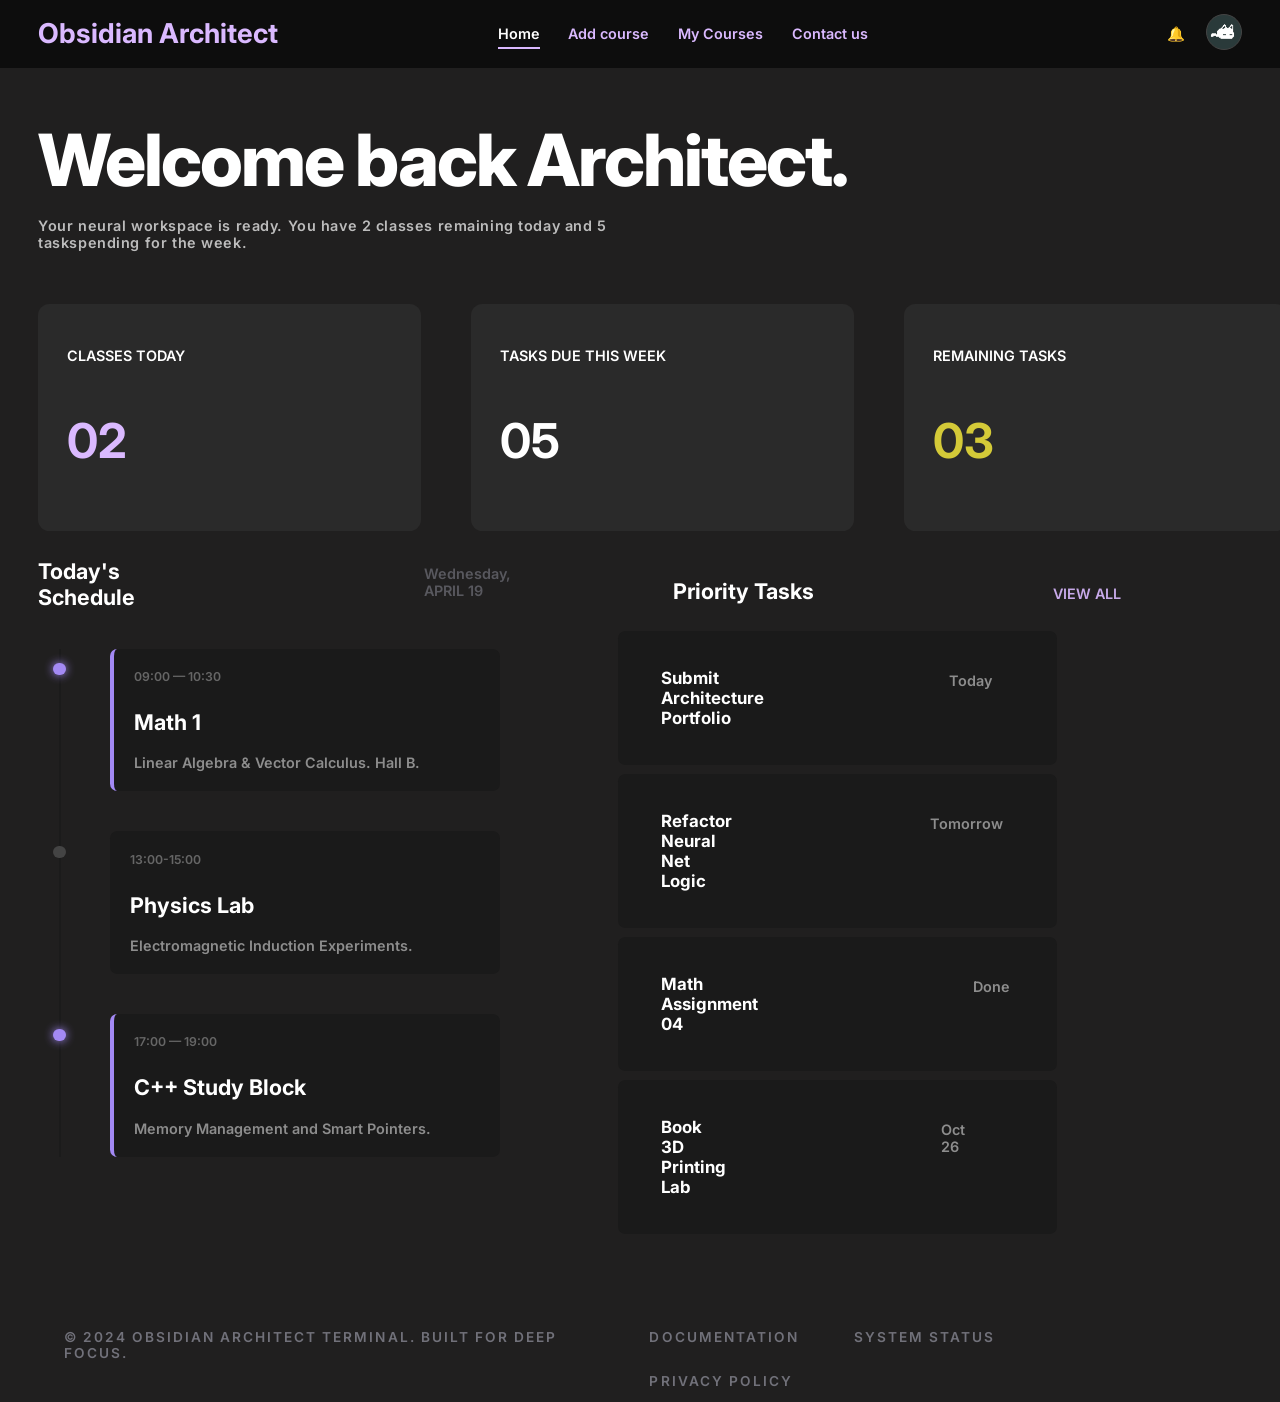
<file: Index.html>
<!DOCTYPE html>
<html lang="en">
    <head>
        <meta charset="UTF-8">
        <meta name="viewport" content="width=device-width, initial-scale=1.0">
        <title>Obsidian Architect| Home</title>
        <link rel="icon" type="image/png" href="photos/websitelogo.png">
        <link rel="stylesheet" href="style.css">
        <link rel="preconnect" href="https://fonts.googleapis.com">
        <link rel="preconnect" href="https://fonts.gstatic.com" crossorigin>
        <link href="https://fonts.googleapis.com/css2?family=Inter:ital,opsz,wght@0,14..32,100..900;1,14..32,100..900&display=swap" rel="stylesheet">
            
    
    </head>
    <body style="background-color: #201F1F;">

        <nav class="navbar">
            <div class="logo"><a href="Index.html">Obsidian Architect</a></div>
            
            <ul class="nav-links">

                <li class="active"><a href="Index.html">Home</a></li>
                <li><a href="Add course.html">Add course</a></li>
                <li><a href="Courses.html">My Courses</a></li>
                <li><a href="Contact us.html">Contact us</a></li>
            </ul>
            <div class="nav-icons">
                <span class="bell-icon">🔔</span>
                <div class="profile-pic">
                    <img src="photos/avatar.png" alt="Profile Picture">
                </div>
            </div>
        </nav>
        <div style="padding-left: 1%;">
        <h1 class="big-header">Welcome back Architect.</h1>
        <p class="small-header">Your neural workspace is ready. You have 2 classes remaining today and 5 <br> taskspending for the week.</p>
        </div>
        <div class="block-container" style="padding-left:3%;">
            <div class="sub-block"> 
            <p>CLASSES TODAY</p>
            <h1 style="font-size: 48px; width: 325px; color:#DAB9FF;">02</h1>
            </div>
            <div class="sub-block">    
             <p>TASKS DUE THIS WEEK</p>
            <h1 style="font-size: 48px; width: 325px;">05</h1>
            </div>
            <div class="sub-block">    
             <p>REMAINING TASKS</p>
             <h1 style="font-size: 48px; width: 325px; color: #D4CA38;">03</h1>
            </div>
        </div>
        <div  class="dashboard" style="padding-left: 3%; padding-right: 3%;">
           
            <section class="schedule-section" style="display: block; max-width: 1400px;">
                <div style="display: flex; padding-top: 2%;">
                    <h1 >Today's Schedule</h1> 
                    <p style="padding-top: 2%; padding-left: 60%; opacity: 0.7; color: #71717A;">Wednesday, APRIL 19</p>
            </div>
                <div class="timeline">
                    <div class="timeline-item">
                        <div class="dot active"></div>
                        <div class="card highlighted">
                        <span class="time">09:00 — 10:30</span>
                            <h1>Math 1</h1>
                            <p style="opacity: 0.5; margin-top: -6px ;">Linear Algebra & Vector Calculus. Hall B.</p>
                        </div>
                    </div>
                        
                    
                    
                    <div class="timeline-item">
                        <div class="dot"></div>
                        <div class="card">
                                <span class="time">13:00-15:00</span>
                                <h1>Physics Lab</h1>
                                <p style="opacity: 0.5; margin-top: -6px ;">Electromagnetic Induction Experiments.</p>
                        </div>
                    </div>
                
                    
                    <div class="timeline-item">
                        <div class="dot active"></div>
                        <div class="card highlighted">
                            <span class="time">17:00 — 19:00</span>
                            <h1>C++ Study Block</h1>
                            <p style="opacity: 0.5; margin-top: -6px ;">Memory Management and Smart Pointers.</p>
                        </div>
                    </div> 
                </div>
            </section>
            <section class="tasks" style="margin-right:10%;">
                <div class="tasks-header">
                    <h1>Priority Tasks</h1>
                    <span style="color: #DAB9FF; opacity: 0.9; padding-top: 38px; padding-left:0%; cursor: pointer;">VIEW ALL</span>
                </div>
                <div class="task-list">
                    <div class="smallcard">
                        <h3>Submit Architecture Portfolio</h3>
                        <p style="opacity: 0.5;  padding-left: 55%; padding-top: 2%;">Today</p>
                    </div>  
                    
                    <div class="smallcard">
                        <h3>Refactor Neural Net Logic</h3>
                        <p style="opacity: 0.5; padding-left: 59%;padding-top: 2%;">Tomorrow</p>
                    </div>  
                    <div class="smallcard">
                        <h3>Math Assignment 04</h3>
                        <p style="opacity: 0.5; padding-left: 64% ;padding-top: 2%;">Done</p>
                    </div>
                    <div class="smallcard">
                        <h3>Book 3D Printing Lab</h3>
                        <p style="opacity: 0.5; padding-left: 64%; padding-top: 2%;">Oct 26</p>
                    </div>
                </div>
            </section>
        </div> 
        
 
<footer>
  <div class="footer-content">
    <p class="copyright">© 2024 OBSIDIAN ARCHITECT TERMINAL. BUILT FOR DEEP FOCUS.</p>

    <div class="footer-links">
      <p>DOCUMENTATION</p>
      <p>SYSTEM STATUS</p>
      <p>PRIVACY POLICY</p>
    </div>
  </div>
</footer>
        
    </body>
</html>
</file>
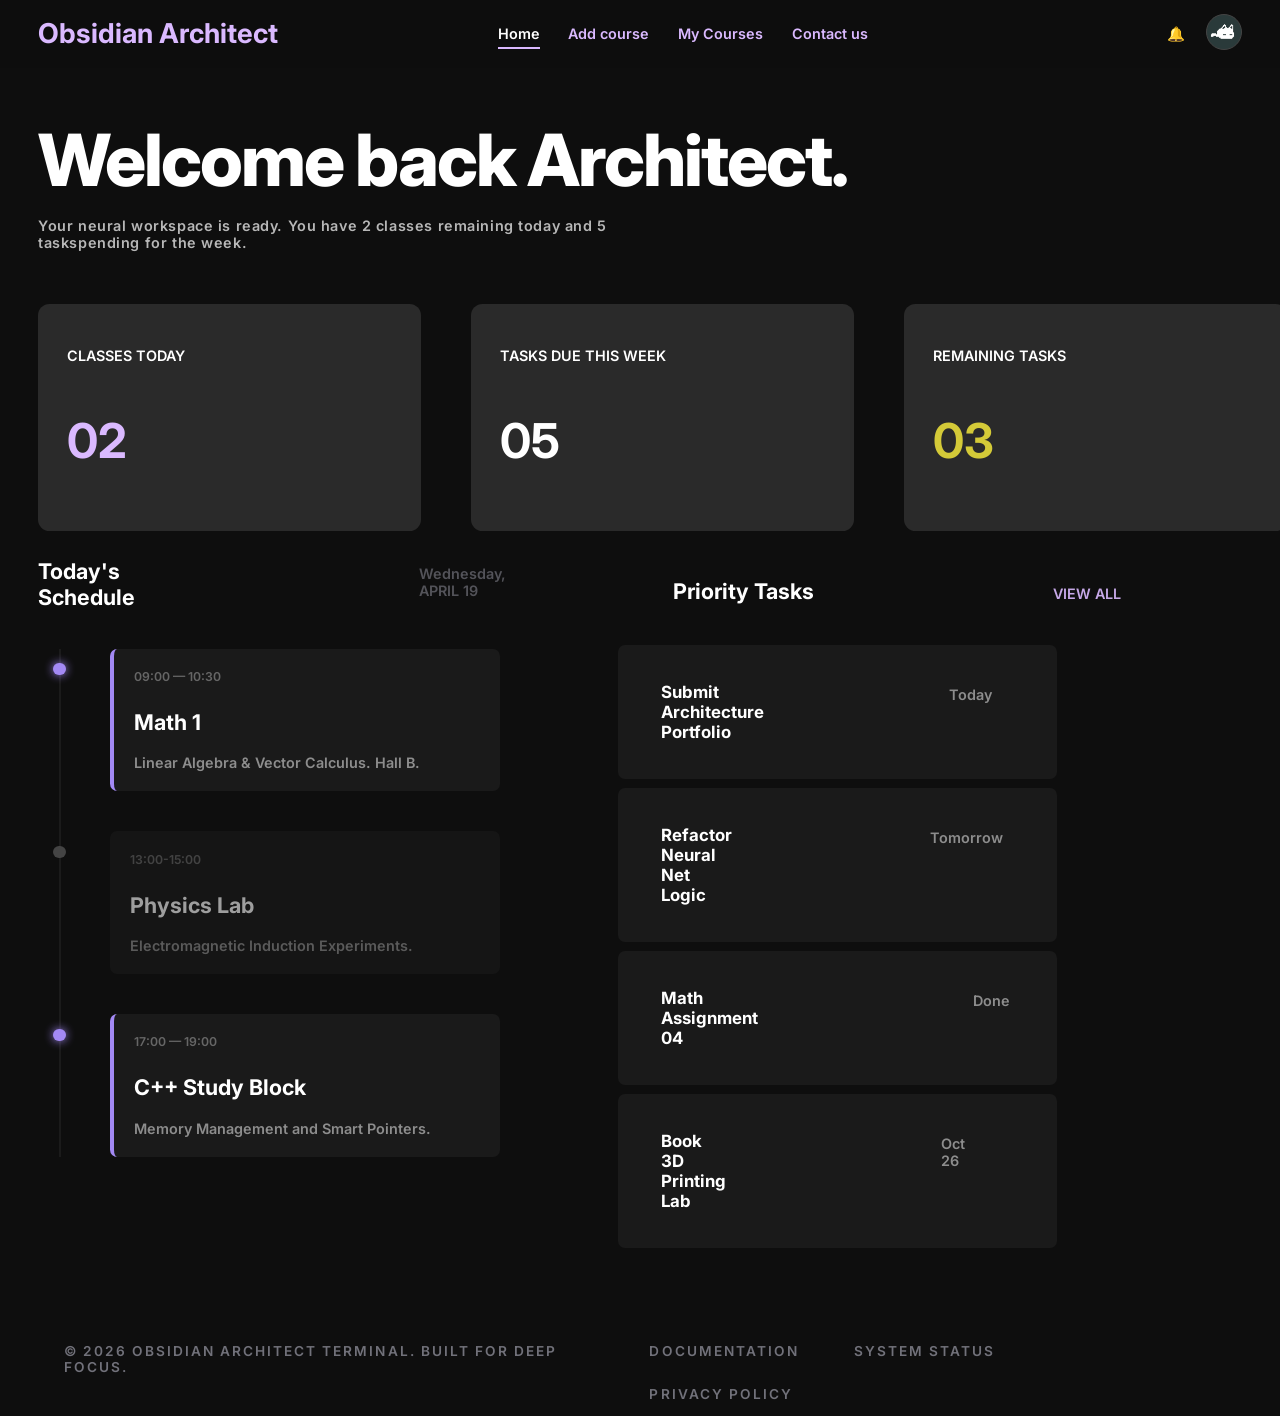
<file: index.html>
<!DOCTYPE html>
<html lang="en">
    <head>
        <meta charset="UTF-8">
        <meta name="viewport" content="width=device-width, initial-scale=1.0">
        <title>Obsidian Architect| Home</title>
        <link rel="icon" type="image/png" href="photos/websitelogo.png">
        <link rel="stylesheet" href="style.css">
        <link rel="preconnect" href="https://fonts.googleapis.com">
        <link rel="preconnect" href="https://fonts.gstatic.com" crossorigin>
        <link href="https://fonts.googleapis.com/css2?family=Inter:ital,opsz,wght@0,14..32,100..900;1,14..32,100..900&display=swap" rel="stylesheet">
            
    
    </head>
    <body>
        <nav class="navbar">
            <div class="logo"><a href="index.html">Obsidian Architect</a></div>
            
            <ul class="nav-links">

                <li class="active"><a href="index.html">Home</a></li>
                <li><a href="add course.html">Add course</a></li>
                <li><a href="courses.html">My Courses</a></li>
                <li><a href="contact us.html">Contact us</a></li>
            </ul>
            <div class="nav-icons">
                <span class="bell-icon">🔔</span>
                <div class="profile-pic">
                    <img src="photos/avatar.png" alt="Profile Picture">
                </div>
            </div>
        </nav>


        <div style="padding-left: 1%;">
        <h1 class="big-header">Welcome back Architect.</h1>
        <p class="small-header">Your neural workspace is ready. You have 2 classes remaining today and 5 <br> taskspending for the week.</p>
        </div>


        <div class="block-container" style="padding-left:3%;">
            <div class="sub-block"> 
            <p>CLASSES TODAY</p>
            <h1 style="font-size: 48px; width: 325px; color:#DAB9FF;">02</h1>
            </div>
            <div class="sub-block">    
             <p>TASKS DUE THIS WEEK</p>
            <h1 style="font-size: 48px; width: 325px;">05</h1>
            </div>
            <div class="sub-block">    
             <p>REMAINING TASKS</p>
             <h1 style="font-size: 48px; width: 325px; color: #D4CA38;">03</h1>
            </div>
        </div>

        
        <div  class="dashboard" style="padding-left: 3%; padding-right: 3%;">
           
            <section class="schedule-section" style="display: block; ">
                <div style="display: flex; padding-top: 2%;">
                    <h1 >Today's Schedule</h1> 
                    <p style="padding-top: 2%; margin-left: 59%; opacity: 0.7; color: #71717A;">Wednesday, APRIL 19</p>
            </div>
                <div class="timeline">
                    <div class="timeline-item" >
                        <div class="dot active"></div>
                        <div class="card highlighted">
                        <span class="time">09:00 — 10:30</span>
                            <h1>Math 1</h1>
                            <p style="opacity: 0.5; margin-top: -6px ;">Linear Algebra & Vector Calculus. Hall B.</p>
                        </div>
                    </div>
                        
                    
                    
                    <div class="timeline-item">
                        <div class="dot"></div>
                        <div class="card"style="opacity:0.6;">
                                <span class="time">13:00-15:00</span>
                                <h1>Physics Lab</h1>
                                <p style="opacity: 0.5; margin-top: -6px ;">Electromagnetic Induction Experiments.</p>
                        </div>
                    </div>
                
                    
                    <div class="timeline-item">
                        <div class="dot active"></div>
                        <div class="card highlighted">
                            <span class="time">17:00 — 19:00</span>
                            <h1>C++ Study Block</h1>
                            <p style="opacity: 0.5; margin-top: -6px ;">Memory Management and Smart Pointers.</p>
                        </div>
                    </div> 
                </div>
            </section>
            <section class="tasks" style="margin-right:10%;">
                <div class="tasks-header">
                    <h1>Priority Tasks</h1>
                    <span style="color: #DAB9FF; opacity: 0.9; padding-top: 38px; padding-left:0%; cursor: pointer;">VIEW ALL</span>
                </div>
                <div class="task-list" style="padding-top: 3%;">
                    <div class="smallcard">
                        <h3>Submit Architecture Portfolio</h3>
                        <p style="opacity: 0.5;  padding-left: 55%; padding-top: 2%;">Today</p>
                    </div>  
                    
                    <div class="smallcard">
                        <h3>Refactor Neural Net Logic</h3>
                        <p style="opacity: 0.5; padding-left: 59%;padding-top: 2%;">Tomorrow</p>
                    </div>  
                    <div class="smallcard">
                        <h3>Math Assignment 04</h3>
                        <p style="opacity: 0.5; padding-left: 64% ;padding-top: 2%;">Done</p>
                    </div>
                    <div class="smallcard">
                        <h3>Book 3D Printing Lab</h3>
                        <p style="opacity: 0.5; padding-left: 64%; padding-top: 2%;">Oct 26</p>
                    </div>
                </div>
            </section>
        </div>


        <footer style="z-index: 10; position: relative; margin-top: 5%;">
            <div class="footer-content">
                <p class="copyright">© 2026 OBSIDIAN ARCHITECT TERMINAL. BUILT FOR DEEP FOCUS.</p>

                <div class="footer-links">
                    <p>DOCUMENTATION</p>
                    <p>SYSTEM STATUS</p>
                    <p>PRIVACY POLICY</p>
                </div>
            </div>
        </footer>
        
    </body>
</html>
</file>
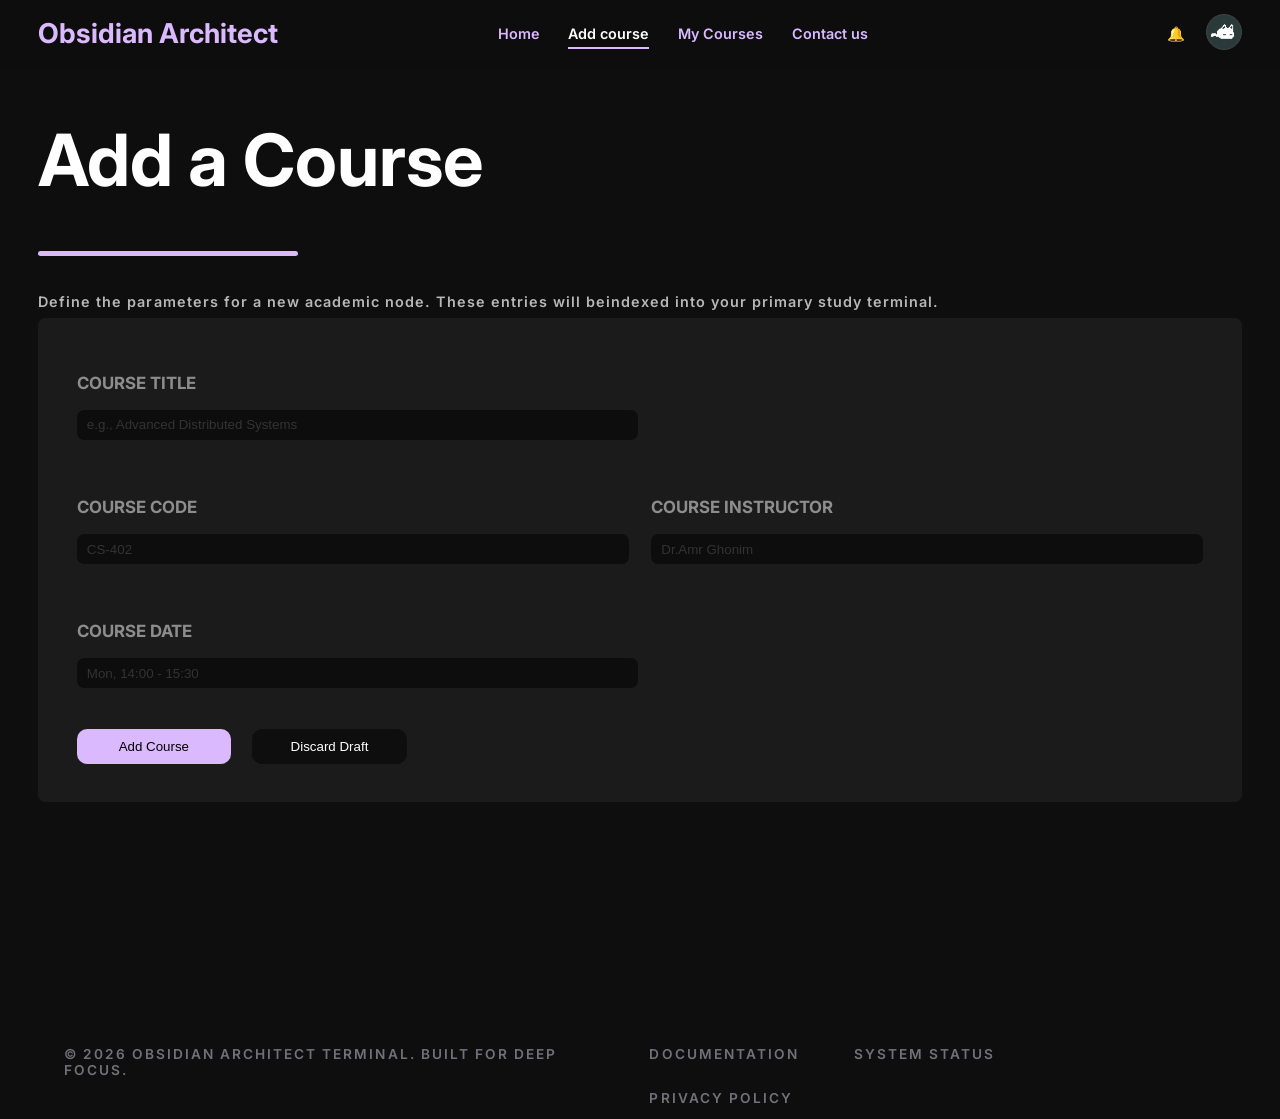
<file: add course.html>
<!DOCTYPE html>
<html lang="en">
    <head>
    <meta charset="UTF-8">
    <meta name="viewport" content="width=device-width, initial-scale=1.0">
    <title>Obsidian Architect| Add Courses</title>
    <link rel="icon" type="image/png" href="photos/websitelogo.png">
    <link rel="stylesheet" href="style.css">
    <link rel="preconnect" href="https://fonts.googleapis.com">
    <link rel="preconnect" href="https://fonts.gstatic.com" crossorigin>
    <link href="https://fonts.googleapis.com/css2?family=Inter:ital,opsz,wght@0,14..32,100..900;1,14..32,100..900&display=swap" rel="stylesheet">
     
    </head>
    <body>


        <nav class="navbar">
            <div class="logo"><a href="index.html">Obsidian Architect</a></div>
            
            <ul class="nav-links">

                <li ><a href="index.html">Home</a></li>
                <li class="active"><a href="add course.html">Add course</a></li>
                <li><a href="courses.html">My Courses</a></li>
                <li><a href="contact us.html">Contact us</a></li>
            </ul>
            <div class="nav-icons">
                <span class="bell-icon">🔔</span>
                <div class="profile-pic">
                    <img src="photos/avatar.png" alt="Profile Picture">
                </div>
            </div>
        </nav>
        <div style="padding-left: 3%;">
        <h1 class="big-text">Add a Course</h1>
        <div class="small-line" style="margin-bottom: 3%;"></div>
        <label>Define the parameters for a new academic node. These entries will beindexed into your primary study terminal.</label>
        </div>
        <div class="form-container">
            <div>
                <h3>COURSE TITLE </h3>
                <input class="course-input" type="text" placeholder="e.g., Advanced Distributed Systems">

            </div>
            <div class="row">
                <div>
                <h3>COURSE CODE </h3>
                <input class="course-input" type="text" placeholder="CS-402" >
                </div>
                <div>
                <h3>COURSE INSTRUCTOR</h3>
                <input class="course-input" type="text" placeholder="Dr.Amr Ghonim">
                </div>
            </div>
            <div>
                <h3>COURSE DATE</h3>
                <input class="course-input" type="text" placeholder="Mon, 14:00 - 15:30">
            </div>
            <div class="btn-container">
                <button class="add-course-btn" >Add Course</button>
                <button class="discard-btn">Discard Draft</button>
            </div>
        </div>


        <footer style="z-index: 10; position: relative; margin-top: 18%;">
            <div class="footer-content">
                <p class="copyright">© 2026 OBSIDIAN ARCHITECT TERMINAL. BUILT FOR DEEP FOCUS.</p>

                <div class="footer-links">
                    <p>DOCUMENTATION</p>
                    <p>SYSTEM STATUS</p>
                    <p>PRIVACY POLICY</p>
                </div>
            </div>
        </footer>
    </body>
</html>
</file>
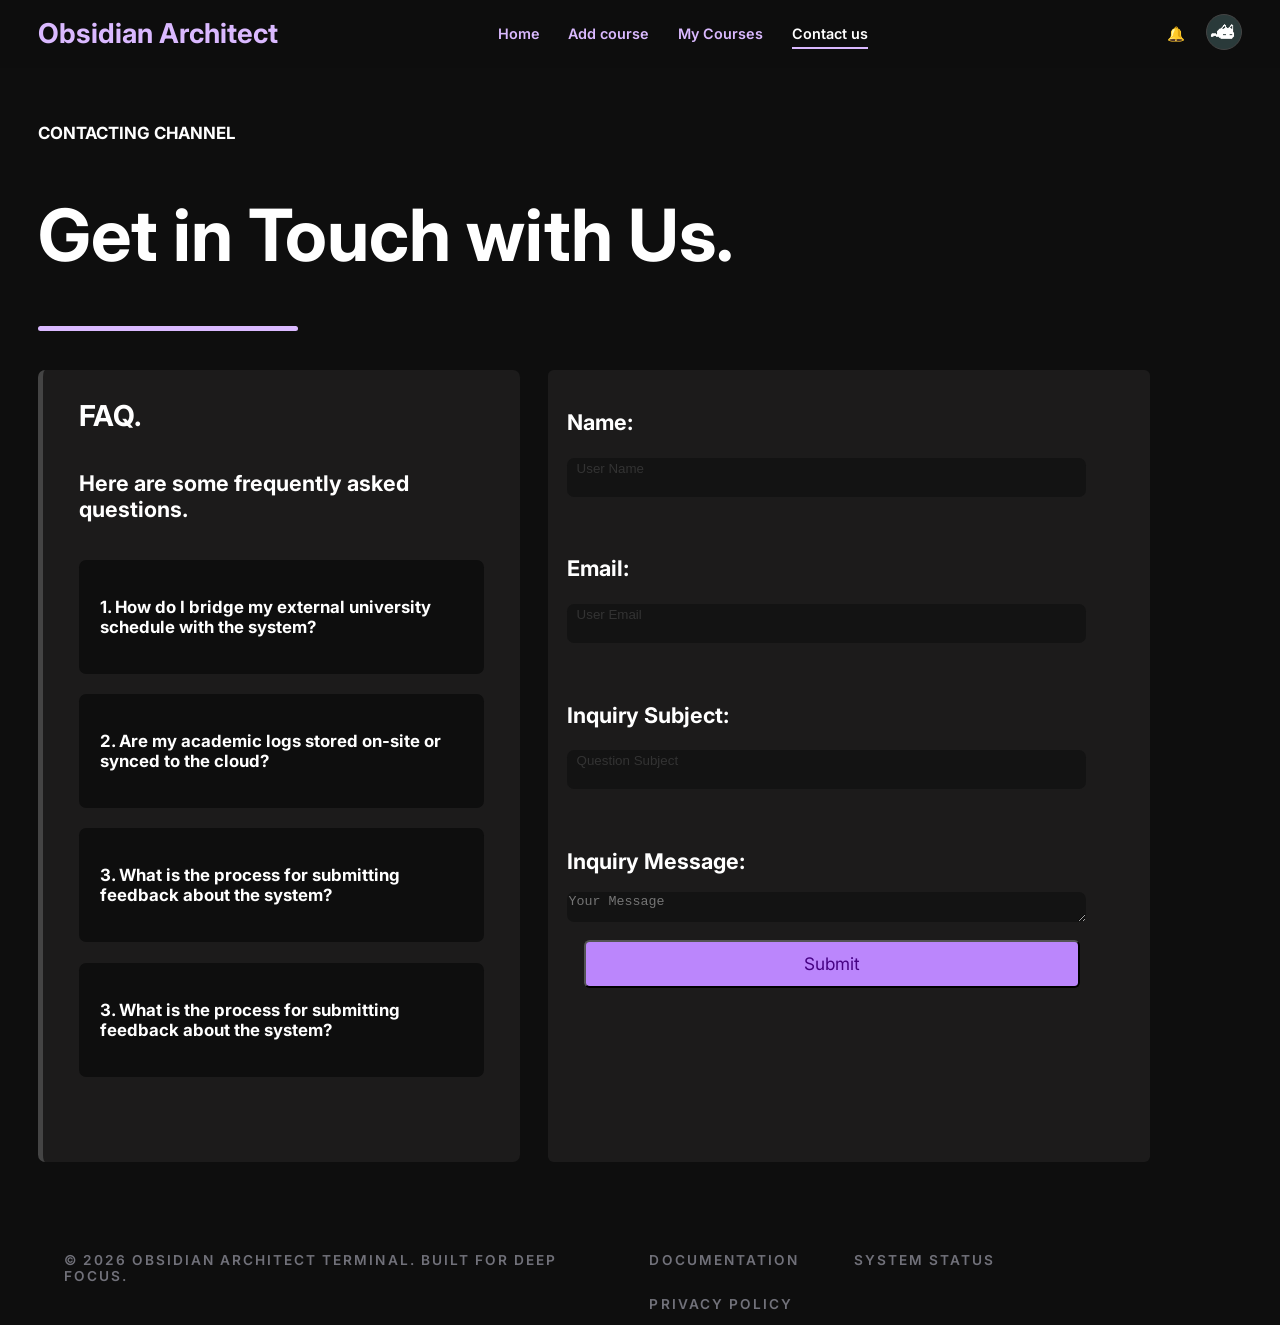
<file: contact us.html>
<!DOCTYPE html>
<html lang="en">
    <head>
    <meta charset="UTF-8">
    <meta name="viewport" content="width=device-width, initial-scale=1.0">
    <title>Obsidian Architect| Contact Us</title>
    <link rel="icon" type="image/png" href="photos/websitelogo.png">
    <link rel="stylesheet" href="style.css">
    <link rel="preconnect" href="https://fonts.googleapis.com">
    <link rel="preconnect" href="https://fonts.gstatic.com" crossorigin>
    <link href="https://fonts.googleapis.com/css2?family=Inter:ital,opsz,wght@0,14..32,100..900;1,14..32,100..900&display=swap" rel="stylesheet">
     </head>
    
    <body>
        <nav class="navbar">
            <div class="logo"><a href="index.html">Obsidian Architect</a></div>
            
            <ul class="nav-links">

                <li><a href="index.html">Home</a></li>
                <li><a href="add course.html">Add course</a></li>
                <li><a href="courses.html">My Courses</a></li>
                <li class="active"><a href="contact us.html">Contact us</a></li>
            </ul>
            <div class="nav-icons">
                <span class="bell-icon">🔔</span>
                <div class="profile-pic">
                    <img src="photos/avatar.png" alt="Profile Picture">
                </div>
            </div>
        </nav>

        <div style="padding: 3%;">
            <h3>CONTACTING CHANNEL</h3>
            <h1 class="big-text">Get in Touch with Us.</h1>
            <div class="small-line"></div>
        </div>
        

        <div class="contact-page">
            <div class="contact-card">
                <h1 style="margin-top: -2%;">FAQ.</h1>
                <div class="faq">
            
                    <h2>Here are some frequently asked questions.</h2>
                    <div class="faq-item">
                       <h3>1. How do I bridge my external university schedule with the system?</h3>
                    </div>
                    <div class="faq-item">
                        <h3>2. Are my academic logs stored on-site or synced to the cloud?</h3>
                    </div>
                    <div class="faq-item">
                         <h3>3. What is the process for submitting feedback about the system?</h3>
                    </div>
                    <div class="faq-item">
                         <h3>3. What is the process for submitting feedback about the system?</h3>
                    </div>
                </div>
            </div>

            <div class="contact-form">
                <div class="contact-inputs">
                    <h2>Name:</h2>
                    <input type="text" placeholder="User Name">
                    <h2>Email:</h2>
                    <input type="email" placeholder="User Email">
                    <h2>Inquiry Subject:</h2>
                    <input type="text" placeholder="Question Subject">
                    <h2>Inquiry Message:</h2>
                    <textarea placeholder="Your Message" style="max-height: 30px; max-width: 89%;"></textarea>
                    <button class="submit-btn">Submit</button>
                </div>
            </div>
        </div>

        
        <footer style="z-index: 10; position: relative; margin-top: 6%;">
            <div class="footer-content">
                <p class="copyright">© 2026 OBSIDIAN ARCHITECT TERMINAL. BUILT FOR DEEP FOCUS.</p>

                <div class="footer-links">
                    <p>DOCUMENTATION</p>
                    <p>SYSTEM STATUS</p>
                    <p>PRIVACY POLICY</p>
                </div>
            </div>
        </footer>
    </body>
</html>
</file>
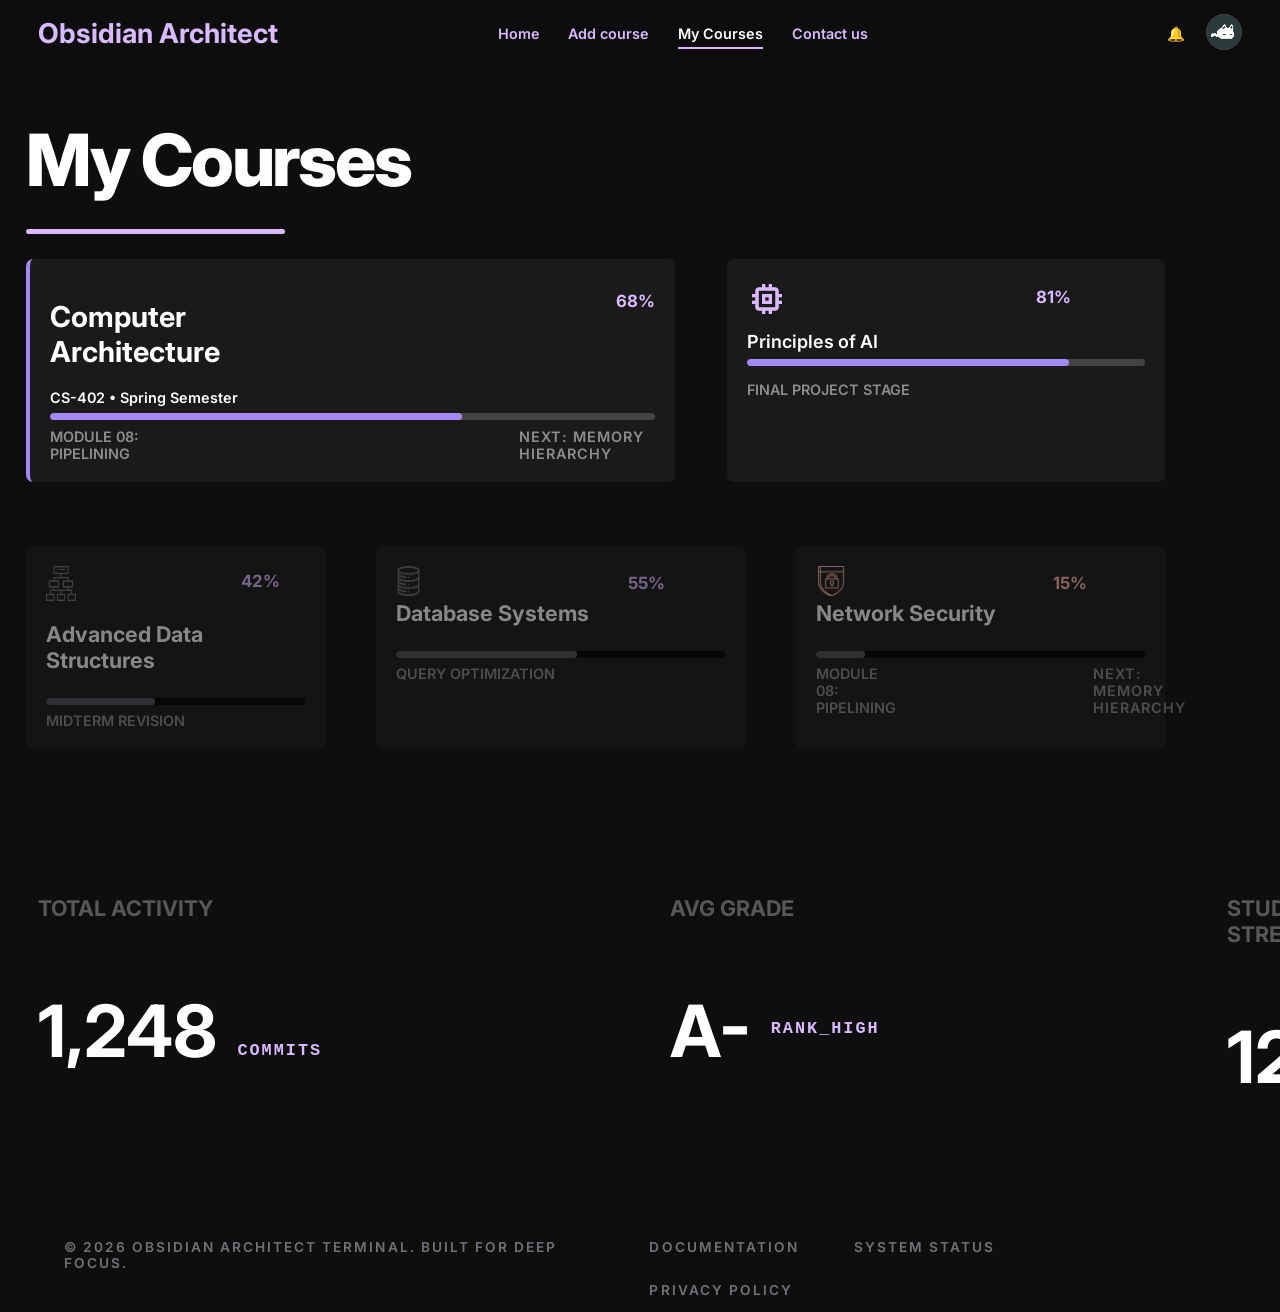
<file: courses.html>
<!DOCTYPE html>
<html lang="en">
    <head>
    <meta charset="UTF-8">
    <meta name="viewport" content="width=device-width, initial-scale=1.0">
    <title>Obsidian Architect| Courses</title>
    <link rel="icon" type="image/png" href="photos/websitelogo.png">
    <link rel="stylesheet" href="style.css">
    <link rel="preconnect" href="https://fonts.googleapis.com">
    <link rel="preconnect" href="https://fonts.gstatic.com" crossorigin>
    <link href="https://fonts.googleapis.com/css2?family=Inter:ital,opsz,wght@0,14..32,100..900;1,14..32,100..900&display=swap" rel="stylesheet">
    </head> 
    
    <body>

        <nav class="navbar">
            <div class="logo"><a href="index.html">Obsidian Architect</a></div>
            
            <ul class="nav-links">
                <li><a href="index.html">Home</a></li>
                <li><a href="add course.html">Add course</a></li>
                <li class="active"><a href="courses.html">My Courses</a></li>
                <li><a href="contact us.html">Contact us</a></li>
            </ul>
            <div class="nav-icons">
                <span class="bell-icon">🔔</span>
                <div class="profile-pic">
                    <img src="photos/avatar.png" alt="Profile Picture">
                </div>
            </div>
        </nav>

        <div>
            <h1 class="big-header">My Courses</h1>
            <div class="small-line" style="margin: 2%;"></div>
        </div>

        <div style="display: flex;">
            <div class="card highlighted" style="width: 90%;">
                <div style="display: flex;">
                    <h1 style="display: flex;">Computer Architecture</h1>
                    <h3 style="color:#DAB9FF; padding-left: 60%; padding-top: 2%;">68%</h3>
                </div>
                <p style="margin-top: -1%;">CS-402 • Spring Semester</p>
                <div style="display: flex;">  
                    <div class="bar"><div class="bar highlighted arch-progress"></div></div>
                </div>
                <div style="display: flex;opacity: .5;">
                    <p>MODULE 08: PIPELINING</p>
                    <p style="padding-left: 60%; letter-spacing: 1px;">NEXT: MEMORY HIERARCHY</p>
                </div>
            </div>
            <div class="card" style="width: 60%;margin-left: -5%;">
                    <div style="display: flex;">
                        <img src="photos/icon.png" style="width: 40px; height: 40px; margin-right: 10px;">
                        <h3 style="color:#DAB9FF; padding-left: 60%; padding-top: 2%; position: relative;">81%</h3>
                    </div>
                    <p style="margin-top: 1%; font-size: large;">Principles of AI</p>
                    <div style="display: flex;">  
                        <div class="bar"><div class="bar highlighted ai-progress"></div> </div>
                    </div>
                    <div style=" padding-top: 2%; display: flex;" >
                        <p style="opacity: .5;">FINAL PROJECT STAGE</p>
                    </div>
            </div>
        </div>

        <div style="display: flex; padding-top: 5%; opacity: 0.5;">
            <div class="card">
                <div style="display: flex;">
                    <img src="photos/serverlink.png" style="width: 30px; height: 35px; margin-right: 10px; margin-bottom: 15px; ">
                    <h3 style="color:#DAB9FF; padding-left: 60%; padding-top: 2%;">42%</h3>
                </div>
                <h2 style="margin-top: -1%;">Advanced Data Structures</h2>
                <div style="display: flex;">  
                    <div class="bar notactive"><div class="bar hidden data-progress"></div></div>
                </div>
                <div style="display: flex;opacity: .5;">
                    <p>MIDTERM REVISION</p>
                </div>
            </div>  
            <div class="card" style="width: 30%; margin-left: -5%;">
                <div style="display: flex;">
                    <img src="photos/database.png" style="width: 25px; height: 30px; margin-right: 10px;">
                    <h3 style="color:#DAB9FF; padding-left: 60%; padding-top: 2%;">55%</h3>
                </div>
                <h2 style="margin-top: -1%;">Database Systems</h2>
                <div style="display: flex;">  
                    <div class="bar notactive"><div class="bar hidden db-progress"></div></div>
                </div>
                <div style="display: flex;opacity: .5;">
                    <p>QUERY OPTIMIZATION</p>
                </div>
            </div>  
            <div class="card" style="width: 30%;margin-left: -5%; ">
                <div style="display: flex;">
                    <img src="photos/security.png" style="width: 30px; height: 30px; margin-right: 10px;">
                    <h3 style="color:#DAB9FF; padding-left: 60%; padding-top: 2%;color:#FFB4AB ;">15%</h3>
                </div>
                <h2 style="margin-top: -1%;">Network Security</h2>
                <div style="display: flex;">  
                    <div class="bar notactive"><div class="bar hidden security-progress"></div></div>
                </div>
                <div style="display: flex;opacity: .5;">
                    <p>MODULE 08: PIPELINING</p>
                    <p style="padding-left: 60%; letter-spacing: 1px;">NEXT: MEMORY HIERARCHY</p>
                </div>
            </div>
        </div>

        <div style="display: flex; margin-top: 10%; padding-left: 3%; margin-bottom: -10% ;">
            <div>
                <h2 style="opacity: .3;">TOTAL ACTIVITY</h2>
                <div style="display: flex;">
                    <h1 style="display: flex; padding-right: 20px;" class="big-text">1,248</h1>
                    <h3 style="color: #DAB9FF; padding-top: 30%; font-family: Liberation Mono; letter-spacing: 2px;">COMMITS</h3>
                </div>
            </div>
            <div style="margin-left: 28%;">
                <h2 style="opacity: .3;">AVG GRADE</h2>
                <div style="display: flex;">
                    <h1 style="display: flex; padding-right: 20px;" class="big-text">A-</h1>
                    <h3 style="color: #DAB9FF; padding-top: 30%; font-family: Liberation Mono; letter-spacing: 2px;">RANK_HIGH</h3>
                </div>
            </div>
            <div style="margin-left: 28%;">
                <h2 style="opacity: .3;">STUDY STREAK</h2>
                <div style="display: flex;">
                    <h1 style="display: flex; padding-right: 20px;" class="big-text">12</h1>
                    <h3 style="color: #DAB9FF; margin-top: 62%; font-family: Liberation Mono; letter-spacing: 2px;">DAYS</h3>
                </div>
            </div>
        </div>

        <footer style="z-index: 10; position: relative; margin-top: 16%;">
            <div class="footer-content">
                <p class="copyright">© 2026 OBSIDIAN ARCHITECT TERMINAL. BUILT FOR DEEP FOCUS.</p>
                <div class="footer-links">
                    <p>DOCUMENTATION</p>
                    <p>SYSTEM STATUS</p>
                    <p>PRIVACY POLICY</p>
                </div>
            </div>
        </footer>

    </body>
</html>
</file>
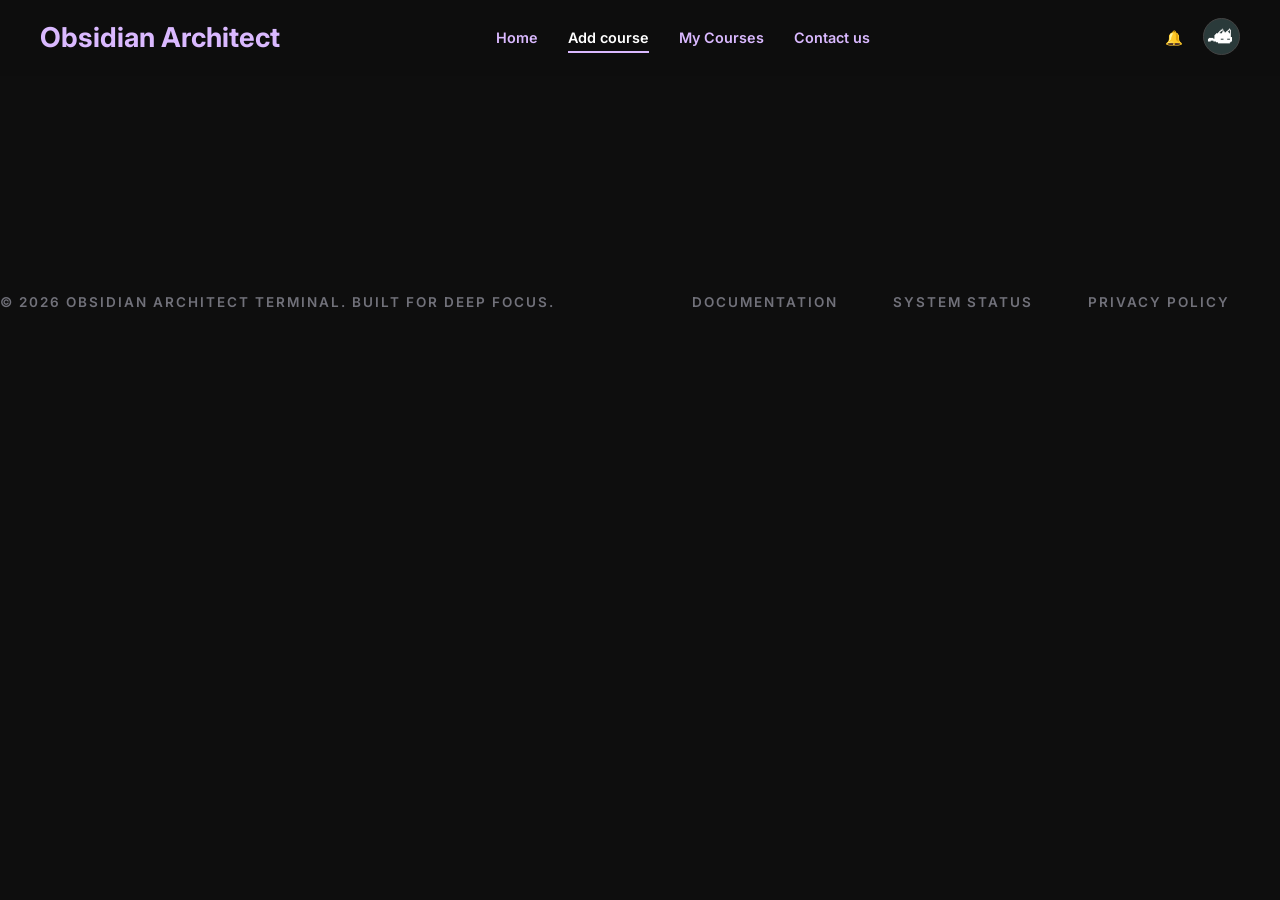
<file: photos/add course.html>
<!DOCTYPE html>
<html lang="en">
    <head>
    <meta charset="UTF-8">
    <meta name="viewport" content="width=device-width, initial-scale=1.0">
    <title>Obsidian Architect| Add Courses</title>
    <link rel="icon" type="image/png" href="photos/websitelogo.png">
    <link rel="stylesheet" href="style.css">
    <link rel="preconnect" href="https://fonts.googleapis.com">
    <link rel="preconnect" href="https://fonts.gstatic.com" crossorigin>
    <link href="https://fonts.googleapis.com/css2?family=Inter:ital,opsz,wght@0,14..32,100..900;1,14..32,100..900&display=swap" rel="stylesheet">
     
    </head>
    <body>
        <nav class="navbar">
            <div class="logo"><a href="index.html">Obsidian Architect</a></div>
            
            <ul class="nav-links">

                <li ><a href="index.html">Home</a></li>
                <li class="active"><a href="add course.html">Add course</a></li>
                <li><a href="courses.html">My Courses</a></li>
                <li><a href="contact us.html">Contact us</a></li>
            </ul>
            <div class="nav-icons">
                <span class="bell-icon">🔔</span>
                <div class="profile-pic">
                    <img src="photos/avatar.png" alt="Profile Picture">
                </div>
            </div>
        </nav>
        <footer style="z-index: 10; position: relative; margin-top: 16%;">
            <div class="footer-content">
                <p class="copyright">© 2026 OBSIDIAN ARCHITECT TERMINAL. BUILT FOR DEEP FOCUS.</p>

                <div class="footer-links">
                    <p>DOCUMENTATION</p>
                    <p>SYSTEM STATUS</p>
                    <p>PRIVACY POLICY</p>
                </div>
            </div>
        </footer>
    </body>
</html>
</file>
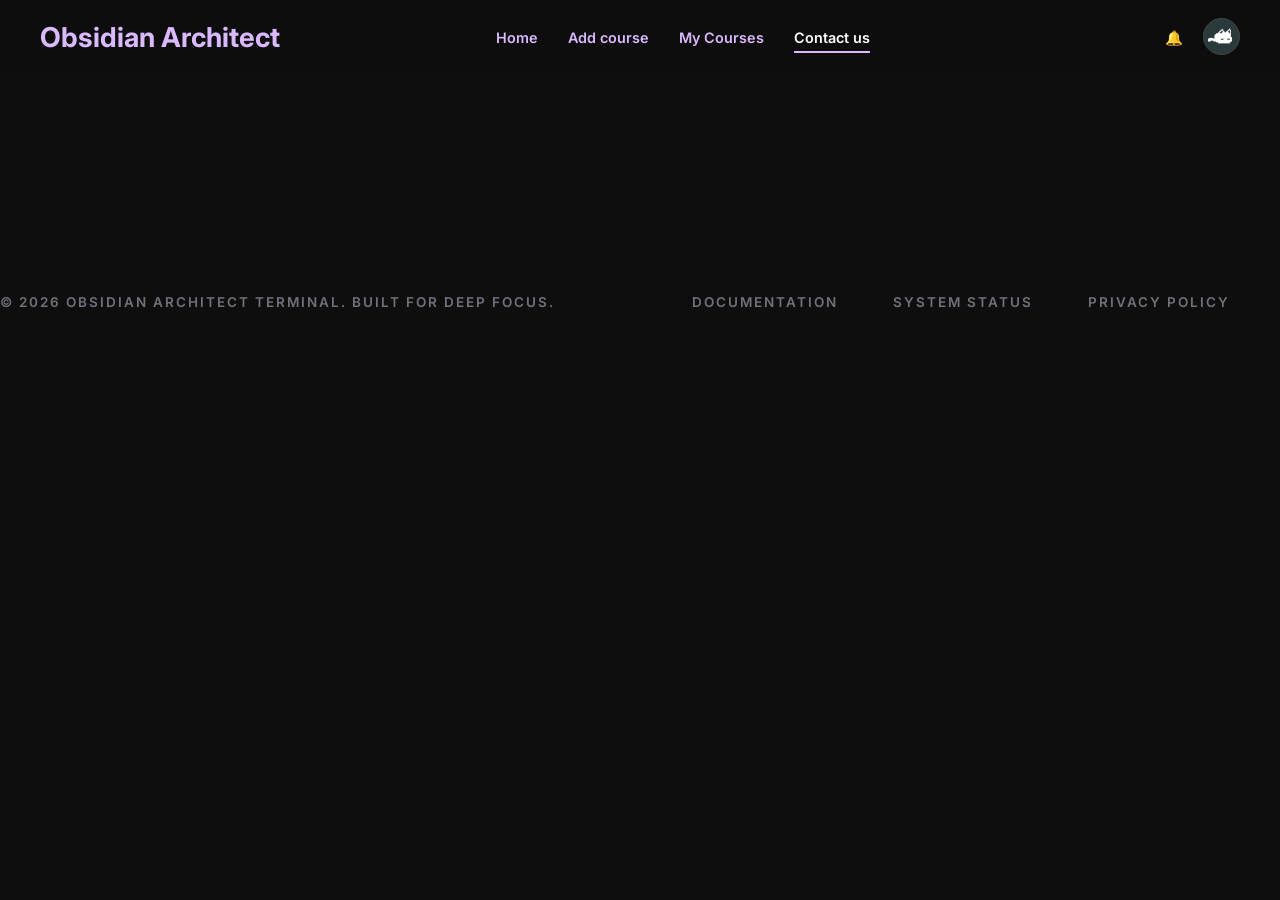
<file: photos/contact us.html>
<!DOCTYPE html>
<html lang="en">
    <head>
    <meta charset="UTF-8">
    <meta name="viewport" content="width=device-width, initial-scale=1.0">
    <title>Obsidian Architect| Contact Us</title>
    <link rel="icon" type="image/png" href="photos/websitelogo.png">
    <link rel="stylesheet" href="style.css">
    <link rel="preconnect" href="https://fonts.googleapis.com">
    <link rel="preconnect" href="https://fonts.gstatic.com" crossorigin>
    <link href="https://fonts.googleapis.com/css2?family=Inter:ital,opsz,wght@0,14..32,100..900;1,14..32,100..900&display=swap" rel="stylesheet">
     </head>
    
    <body>
        <nav class="navbar">
            <div class="logo"><a href="index.html">Obsidian Architect</a></div>
            
            <ul class="nav-links">

                <li><a href="index.html">Home</a></li>
                <li><a href="add course.html">Add course</a></li>
                <li><a href="courses.html">My Courses</a></li>
                <li class="active"><a href="contact us.html">Contact us</a></li>
            </ul>
            <div class="nav-icons">
                <span class="bell-icon">🔔</span>
                <div class="profile-pic">
                    <img src="photos/avatar.png" alt="Profile Picture">
                </div>
            </div>
        </nav>
        <footer style="z-index: 10; position: relative; margin-top: 16%;">
            <div class="footer-content">
                <p class="copyright">© 2026 OBSIDIAN ARCHITECT TERMINAL. BUILT FOR DEEP FOCUS.</p>

                <div class="footer-links">
                    <p>DOCUMENTATION</p>
                    <p>SYSTEM STATUS</p>
                    <p>PRIVACY POLICY</p>
                </div>
            </div>
        </footer>
    </body>
</html>
</file>
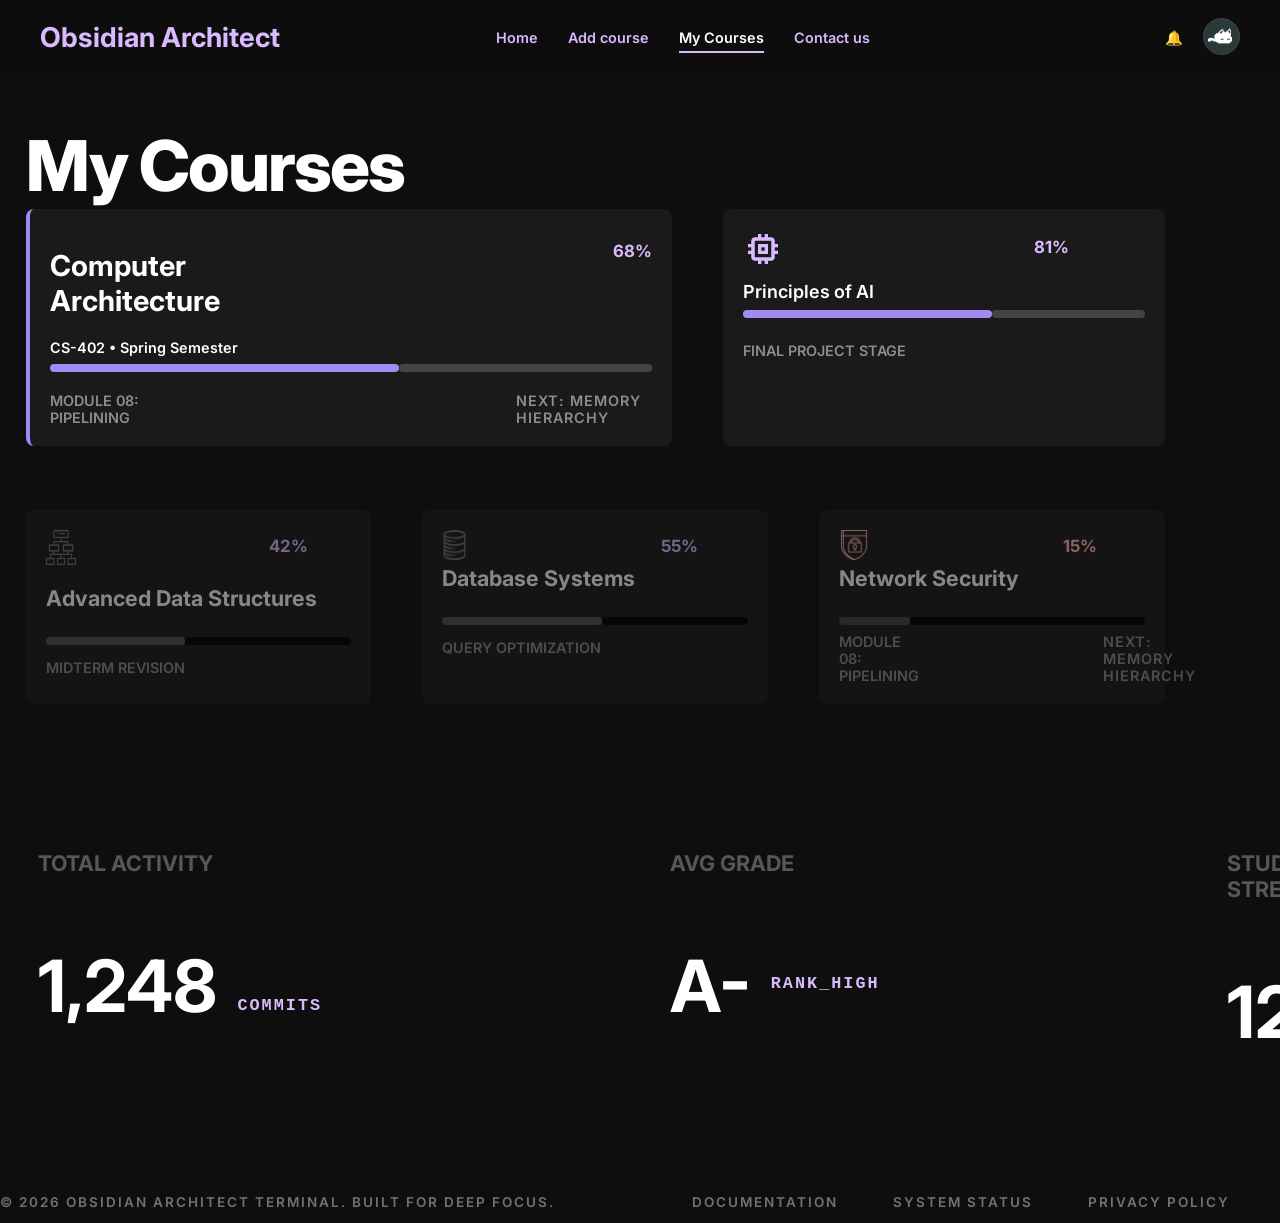
<file: photos/courses.html>
<!DOCTYPE html>
<html lang="en">
    <head>
    <meta charset="UTF-8">
    <meta name="viewport" content="width=device-width, initial-scale=1.0">
    <title>Obsidian Architect| Courses</title>
    <link rel="icon" type="image/png" href="photos/websitelogo.png">
    <link rel="stylesheet" href="style.css">
    <link rel="preconnect" href="https://fonts.googleapis.com">
    <link rel="preconnect" href="https://fonts.gstatic.com" crossorigin>
    <link href="https://fonts.googleapis.com/css2?family=Inter:ital,opsz,wght@0,14..32,100..900;1,14..32,100..900&display=swap" rel="stylesheet">
    </head> 
    
    <body>


        <nav class="navbar">
            <div class="logo"><a href="index.html">Obsidian Architect</a></div>
            
            <ul class="nav-links">

                <li><a href="index.html">Home</a></li>
                <li><a href="add course.html">Add course</a></li>
                <li class="active"><a href="courses.html">My Courses</a></li>
                <li><a href="contact us.html">Contact us</a></li>
            </ul>
            <div class="nav-icons">
                <span class="bell-icon">🔔</span>
                <div class="profile-pic">
                    <img src="photos/avatar.png" alt="Profile Picture">
                </div>
            </div>
        </nav>


        <div>
            <h1 class="big-header">My Courses</h1>
        </div>


        <div style="display: flex;">
            <div class="card highlighted" style="width: 90%;">
                <div style="display: flex;">
                    <h1 style="display: flex;">Computer Architecture</h1>
                    <h3 style="color:#DAB9FF; padding-left: 60%; padding-top: 2%;">68%</h3>
                    
                </div>
                <p style="margin-top: -1%;">CS-402 • Spring Semester</p>
                <div   style="display: flex;">  
                    <div class="bar highlighted" style="width: 138%;"></div>  
                    <div class="bar"></div>
                </div>
                <div style="  display: flex;opacity: .5;">
                    <p>MODULE 08: PIPELINING</p>
                    <p style="padding-left: 60%; letter-spacing: 1px;">NEXT: MEMORY HIERARCHY</p>
                </div>
            </div>
            <div class="card" style="width: 60%;margin-left: -5%;">
                    <div style="display: flex;">
                        <img src="photos/icon.png" style="width: 40px; height: 40px; margin-right: 10px;">
                        <h3 style="color:#DAB9FF; padding-left: 60%; padding-top: 2%; position: relative;">81%</h3>
                        
                    </div>
                    <p style="margin-top: 1%; font-size: large;">Principles of AI</p>
                    <div style="display: flex;">  
                        <div class="bar highlighted" style="width: 162%;"></div>  
                        <div class="bar"></div>
                    </div>
                    <div style=" padding-top: 2%; display: flex;" >
                        <p style="opacity: .5;">FINAL PROJECT STAGE</p>
                        
                    </div>
            </div>
        </div>


        <div style="display: flex; padding-top: 5%; opacity: 0.5;">
            <div class="card" style="width: 30%; ">
                <div style="display: flex;">
                    <img src="photos/serverlink.png" style="width: 30px; height: 35px; margin-right: 10px; margin-bottom: 15px; ">
                    <h3 style="color:#DAB9FF; padding-left: 60%; padding-top: 2%;">42%</h3>
                    
                </div>
                <h2 style="margin-top: -1%;">Advanced Data Structures</h2>
                <div   style="display: flex;">  
                    <div class="bar hidden" style="width: 84%;"></div>  
                    <div class="bar notactive"></div>
                </div>
                <div style="  display: flex;opacity: .5;">
                    <p>MIDTERM REVISION</p>
                </div>
            </div>  
            <div class="card" style="width: 30%; margin-left: -5%;">
                <div style="display: flex;">
                    <img src="photos/database (2).png" style="width: 25px; height: 30px; margin-right: 10px;">
                    <h3 style="color:#DAB9FF; padding-left: 60%; padding-top: 2%;">55%</h3>
                    
                </div>
                <h2 style="margin-top: -1%;">Database Systems</h2>
                <div   style="display: flex;">  
                    <div class="bar hidden" style="width: 110%;"></div>  
                    <div class="bar notactive"></div>
                </div>
                <div style="  display: flex;opacity: .5;">
                    <p>QUERY OPTIMIZATION</p>
                </div>
            </div>  
            <div class="card" style="width: 30%;margin-left: -5%; ">
                <div style="display: flex;">
                    <img src="photos/security (1).png" style="width: 30px; height: 30px; margin-right: 10px;">
                    <h3 style="color:#DAB9FF; padding-left: 60%; padding-top: 2%;color:#FFB4AB ;">15%</h3>
                    
                </div>
                <h2 style="margin-top: -1%;">Network Security</h2>
                <div   style="display: flex;">  
                    <div class="bar hihdden" style="width: 30%; color: #52525B;"></div>  
                    <div class="bar notactive"></div>
                </div>
                <div style="  display: flex;opacity: .5;">
                    <p>MODULE 08: PIPELINING</p>
                    <p style="padding-left: 60%; letter-spacing: 1px;">NEXT: MEMORY HIERARCHY</p>
                </div>
            </div>
        </div>


        <div style="display: flex; margin-top: 10%; padding-left: 3%; margin-bottom: -10% ;">
            <div>
                <h2 style="opacity: .3;">TOTAL ACTIVITY</h2>
                <div style="display: flex;">
                    <h1 style="display: flex; padding-right: 20px;" class="big-text">1,248</h1>
                    <h3 style="color: #DAB9FF; padding-top: 30%; font-family: Liberation Mono; letter-spacing: 2px;">COMMITS</h3>
                </div>
            </div>
            <div style="margin-left: 28%;">
                <h2 style="opacity: .3;">AVG GRADE</h2>
                <div style="display: flex;">
                    <h1 style="display: flex; padding-right: 20px;" class="big-text">A-</h1>
                    <h3 style="color: #DAB9FF; padding-top: 30%; font-family: Liberation Mono; letter-spacing: 2px;">RANK_HIGH</h3>
                </div>
            </div>
            <div style="margin-left: 28%;">
                <h2 style="opacity: .3;">STUDY STREAK</h2>
                <div style="display: flex;">
                    <h1 style="display: flex; padding-right: 20px;" class="big-text">12</h1>
                    <h3 style="color: #DAB9FF; margin-top: 62%; font-family: Liberation Mono; letter-spacing: 2px;">DAYS</h3>
                </div>
            </div>


        </div>


        <footer style="z-index: 10; position: relative; margin-top: 16%;">
            <div class="footer-content">
                <p class="copyright">© 2026 OBSIDIAN ARCHITECT TERMINAL. BUILT FOR DEEP FOCUS.</p>

                <div class="footer-links">
                    <p>DOCUMENTATION</p>
                    <p>SYSTEM STATUS</p>
                    <p>PRIVACY POLICY</p>
                </div>
            </div>
        </footer>


    </body>
</html>
</file>
<file: style.css>
html {
  font-size: 90%; 
  box-sizing: border-box;
}

*, *:before, *:after {
  box-sizing: inherit;
}

body {
  background-color: #0E0E0E;
  color: white;
  font-family: "Inter", sans-serif;
  font-optical-sizing: auto;
  font-weight: 600;
  font-style: bold;
  margin: 0;
  overflow-x: hidden; 
}


.navbar {
  display: flex;
  justify-content: space-between;
  align-items: center;
  background-color: #0d0d0d;
  padding: 1rem 3%; 
  color: #fff;
}

.logo a {
  color: #DAB9FF;
  font-weight: bold;
  font-size: 1.9rem;
  text-decoration: none;
}

.logo a:hover {
  color: #fff;
  text-decoration: none;
  background-color: var(--card-color);
  border-radius: 0.3rem;
  transition: all 0.2s ease;
}

.nav-links {
  display: flex;
  list-style: none;
  padding-right: 10%;
  gap: 2rem; 
  transition: all 0.2s ease;
  margin: 0;
}

.navbar .nav-links a:hover {
  color: #fff;
  text-decoration: none;
  background-color: var(--card-color);
  padding: 0.3rem 0.6rem;
  border-radius: 0.3rem;
  transition: all 0.2s ease;
}

.nav-links a {
  text-decoration: none;
  color: #DAB9FF;
  transition: all 0.2s ease;
}

.nav-icons {
  display: flex;
  align-items: center;
  gap: 1.4rem;
}

.nav-links li.active a {
  color: #fff;
  border-bottom: 0.14rem solid #DAB9FF;
  padding-bottom: 0.35rem;
}

.profile-pic img {
  width: 2.5rem;
  height: 2.5rem;
  border-radius: 50%;
  background-color: #2a3a3a;
  border: 0.07rem solid #444;
  cursor: pointer;
}

.bell-icon {
  color: #DAB9FF;
  cursor: pointer;
}

p {
  display: inline-block;
  margin-right: 3.5rem;
  vertical-align: top;
}

.big-header {
  padding-left: 2%;
  font-size: 5rem;
  font-weight: 800;
  letter-spacing: -0.14rem;
  margin-bottom: 0;
}

.small-header {
  padding-left: 2%;
  font-size: 1rem;
  letter-spacing: 0.04rem;
  opacity: 0.7;
}

.big-text {
  font-size: 5rem;
}

.small-line {
  border-bottom: 0.35rem solid #DAB9FF;
  width: 100%;
  max-width: 18rem;
  border-radius: 0.3rem;
}


.block-container {
  display: flex;
  gap: 3.5rem;
  padding-left: 2%;
  padding-top: 3%;
  padding-right: 3%;
}

.sub-block {
  flex: 1;
  background-color: #2a2a2a;
  padding: 2rem;
  border-radius: 0.8rem;
  min-height: 10.7rem;
  display: flex;
  flex-direction: column;
  justify-content: space-between;
}


.timeline {
  position: relative;
  padding-left: 2.8rem;
  border-left: 0.14rem solid #1b1b1b;
  margin: 1.4rem;
  width: 100%;
}

.timeline-item {
  position: relative;
  margin-bottom: 2.8rem;
}

.dot {
  position: absolute;
  left: -3.3rem;
  top: 1rem;
  width: 0.85rem;
  height: 0.85rem;
  background-color: #444;
  border-radius: 50%;
}

.dot.active {
  background-color: #a389f4;
  box-shadow: 0 0 0.7rem #a389f4;
}

.time {
  font-size: 0.85rem;
  color: #666;
}


.card {
  background-color: #1a1a1a;
  padding: 1.4rem;
  margin-left: 2%;
  border-radius: 0.5rem;
  color: #fff;
  display: flex;
  flex-direction: column;
  gap: 0.5rem;
  margin-right: 9%;
}

.card h3, .card p {
  margin: 0;
}

.card.highlighted {
  border-left: 0.3rem solid #a389f4;
}

.smallcard {
  background-color: #1a1a1a;
  padding: 1.4rem;
  padding-left: 3rem;
  padding-right: 5rem;
  margin: 2%;
  margin-left: -10%;
  border-radius: 0.5rem;
  color: #fff;
  display: flex;
  flex-direction: row;
  gap: 0.5rem;
  width: 96%;
}

.bar {
  overflow: hidden;
  position: relative;
  z-index: 1;
  height: 0.5rem;
  background-color: #444;
  border-radius: 0.3rem;
  width: 100%;
}
.arch-progress {
  width: 68%;
}

.ai-progress {
  width: 81%;
}

.data-progress {
  width: 42%;
}

.db-progress {
  width: 55%;
}

.security-progress {
  width: 15%;
}

.bar.highlighted {
  z-index: 10;
  margin-bottom: 2%;
  background-color: #a389f4;
}

.bar.notactive {
  background-color: #000000;
}

.bar.hidden {
  z-index: 10;
  margin-bottom: 2%;
  background-color: #52525B;
}


.dashboard {
  justify-content: space-between;
  display: flex;
  padding: 0 3%;
  width: 100%;
  gap: 3.5rem;
}

.schedule-section {
  flex: 0 0 40%;
  display: flex;
  flex-direction: column;
}

.tasks-section {
  width: 100%;
  max-width: 57rem;
  flex-shrink: 0;
  flex: 0 0 55%;
}

.tasks {
  display: flex;
  flex-direction: column;
  gap: 1.4rem;
  padding-left: 5%;
}

.tasks-header {
  padding-top: 3.5%;
  display: flex;
  justify-content: space-between;
  align-items: baseline;
  margin-bottom: -1.4rem;
  padding-left: 2%;
}

.tasks-header h2 {
  font-size: 1.5rem;
  color: white;
}

.tasks-header a {
  font-size: 0.7rem;
  letter-spacing: 0.07rem;
  color: #a389f4;
  text-decoration: none;
}


.form-container {
  padding: 3%;
  margin-left: 3%;
  width: 94%;
  border-radius: 0.5rem;
  background-color: #1C1B1B;
}

.form-container h3 {
  opacity: 0.5;
  max-width: 40%;
}

label {
  display: block;
  opacity: 0.7;
  letter-spacing: 0.07rem;
  margin-bottom: 0.5rem;
  font-weight: 600;
}

input {
  display: flex;
  width: 100%;
  max-width: 39rem;
  height: 2.1rem;
  padding: 0.7rem;
  margin-top: 0.35rem;
  margin-right: 1.4rem;
  margin-bottom: 2.8rem;
  border: none;
  border-radius: 0.5rem;
  background-color: #0d0d0d;
  color: #fff;
}

input:focus {
  outline: none;
  box-shadow: 0 0 0.35rem #8b7ddb;
}

input::placeholder {
  color: #333;
}

.row {
  display: grid;
  grid-template-columns: 1fr 1fr;
  gap: 2%;
}

.btn-container {
  display: flex;
  gap: 1.5rem;
}

.add-course-btn {
  display: block;
  width: 100%;
  max-width: 10.7rem;
  padding: 0.7rem;
  background-color: #DAB9FF;
  border-radius: 0.7rem;
  border: none;
  cursor: pointer;
}

.discard-btn {
  background-color: #0E0E0E;
  width: 100%;
  max-width: 10.7rem;
  padding: 0.7rem;
  border-radius: 0.7rem;
  color: #fff;
  border: none;
  cursor: pointer;
}


.contact-page {
  display: flex;
  gap: 2rem;
  padding: 0 3%;
}

.contact-card {
  background-color: #1C1B1B;
  width: 40%;
  padding: 3%;
  border-radius: 0.5rem;
  border-left: #444 solid 0.4rem;
}

.faq {
  display: flex;
  flex-direction: column;
  gap: 1.4rem;
}

.faq-item {
  background-color: #0E0E0E;
  padding: 1.4rem;
  border-radius: 0.5rem;
}

.contact-form {
  display: flex;
  flex-direction: column;
  background-color: #1C1B1B;
  width: 50%;
  min-height: 55rem;
  border-radius: 0.4rem;
  padding-top: 1.5rem;
}

.contact-inputs {
  display: flex;
  flex-direction: column;
  padding-left: 3%;
}

.contact-inputs input, .contact-inputs textarea {
  background-color: #131313;
  border: none;
  border-radius: 0.5rem;
  width: 89%;
  margin-right: 3%;
  padding-bottom: 2rem;
}

.contact-inputs button {
  background-color: #BB86FC;
  width: 85%;
  padding: 2%;
  margin-left: 3%;
  margin-top: 3%;
  border-radius: 0.4rem;
  color: #460283;
  font-size: 1.2rem;
  font-family: Inter;
  cursor: pointer;
}

.footer-content {
  display: flex;
  justify-content: space-between;
  align-items: flex-start;
  width: 90%;
  max-width: 100rem;
  margin: 5rem auto 0 auto;
  font-size: 0.95rem;
  letter-spacing: 0.14rem;
  text-transform: uppercase;
  color: #71717A;
}


@media (max-width: 1024px) {
  .big-header {
    font-size: 3.5rem;
  }
  
  .dashboard, .block-container, .contact-page {
    flex-direction: column;
    gap: 2rem;
  }

  .schedule-section, .tasks-section, .contact-card, .contact-form {
    width: 100%;
    max-width: 100%;
    margin-left: 0;
  }

  .contact-form {
    min-height: auto;
    padding-bottom: 2rem;
  }

  .row {
    grid-template-columns: 1fr;
  }

}


@media (max-width: 768px) {
  div[style*="display: flex"] {
    flex-direction: column !important;
    gap: 1.5rem !important;
 
  }
  .progras{
    max-width: fit-content  !important;
  }
  .footer-content{
    flex-direction: column !important;
    font-size: .5rem !important;
  }

  .card, .smallcard {
    width: 100% !important;
    margin-left: 0 !important;
    margin-right: 0 !important;
  }

  .navbar {
    flex-direction: column;
    padding: 1rem;
    gap: 1.5rem;
  }

  .nav-links {
    padding-right: 0;
    gap: 1rem;
    flex-wrap: wrap;
    justify-content: center;
  }

  .big-header {
    font-size: 2.5rem;
    text-align: center;
    padding-left: 0;
  }

  .big-text {
    font-size: 3rem !important;
    text-align: center;
  }

  .sub-block h1 {
    width: 100% !important;
  }

  .timeline {
    padding-left: 1.5rem;
  }

  .dot {
    left: -1.9rem;
  }

  .footer-content {
    flex-direction: column;
    align-items: center;
    text-align: center;
    gap: 2rem;
  }
}

@media (max-width: 430px) {
  .nav-links {
    margin-left: 0;
    font-size: 0.9rem;
  }

  .nav-icons {
    justify-content: center;
    width: 100%;
  }

  .sub-block h1 {
    font-size: 2.5rem !important;
  }
}
</file>
<file: photos/style.css>
html {
  font-size: 90%; }
body {
      background-color:#0E0E0E ;
      color:white;
      font-family: "Inter", sans-serif;
      font-optical-sizing: auto;
      font-weight: 600;
      font-style: bold;
      margin: 0;
      padding: 0;

}
  
head {
    color:white;
  font-family: "Inter", sans-serif;
  font-optical-sizing: auto;
  font-weight: 600;
  font-style: bold;
  }

.navbar {
      display: flex;
      justify-content: space-between;
      align-items: center;
      background-color: #0d0d0d;
      padding: 15px 40px;
      color: #fff;
}

.logo a {
      color: #DAB9FF;
      font-weight: bold;
      font-size: 1.9rem;
      text-decoration: none;
      
}
.logo a:hover {
      color: #fff;
      text-decoration: none;
      transition: color ease 0.2s;
      background-color: var(--card-color);
      border-radius: 4px;
      transition: all 0.2s ease;
}


.nav-links {
  display: flex;
  list-style: none;
  padding-right: 10%;
  gap: 30px; 
  transition: all 0.2s ease;
}

.navbar .nav-links a:hover {
      color: #fff;
      text-decoration: none;
      transition: color ease 0.2s;
      background-color: var(--card-color);
      padding: 4px 8px;
      border-radius: 4px;
      transition: all 0.2s ease;
}

.nav-links a {
      text-decoration: none;
      color: #DAB9FF;
      transition: all 0.2s ease;
}
.nav-icons {
  display: flex;
  align-items: center;
  gap: 20px;
}
.nav-links li.active a {
  color: #fff;
  border-bottom: 2px solid #DAB9FF;
  padding-bottom: 5px;
}
.profile-pic img {
  width: 35px;
  height: 35px;
  border-radius: 50%; 
  background-color: #2a3a3a;
  border: 1px solid #444;
  cursor: pointer;
}
.bell-icon {
  color: #DAB9FF;
  cursor: pointer;
}
p {
  display: inline-block;
  margin-right: 50px;    
  vertical-align: top;
}
.footer-content {
  display: flex;
  justify-content: space-between; 
  align-items:flex-start; 
  max-width: 1400px;
  margin: 0 auto;
  margin-top: 70px;
  font-size: 13.5px;
  letter-spacing: 2px;
  text-transform: uppercase;
  color: #71717A;
  
}

.big-header {
      padding-left: 2%;
      font-size: 70px;
      font-weight: 800;
      letter-spacing: -2px;
      margin-bottom: 1px;
}
.small-header {
      padding-left: 2%;
      font-size: 15px;
      letter-spacing: 0.5px;
      opacity: 0.7;
}
.block-container{
      display: flex;
      gap: 50px;
      padding-left: 2%;
      padding-top: 3%;
      padding-right: 3%;
    }
.sub-block {
  flex: 1;               
  background-color: #2a2a2a; 
  padding: 30px;
  border-radius: 12px;
  min-height: 150px;
  display: block;
  justify-content: space-between;
 
      
}

.timeline {
  position: relative;
  padding-left: 40px;      
  border-left:2px solid #1b1b1b;
  margin: 20px;
  width: 120%;
}

.timeline-item {
  position: relative;
  margin-bottom: 40px;
}


.dot {
  position: relative;
  left: -47px;             
  top: 15px;
  width: 12px;
  height: 12px;
  background-color: #444;
  border-radius: 50%;
}

.dot.active {
  background-color: #a389f4;
  box-shadow: 0 0 10px #a389f4; 
}


.card {
  background-color: #1a1a1a;
  padding: 20px;
  margin-left: 2%;
  border-radius: 8px;
  color: #fff;
  display: flex;
  flex-direction: column;
  gap: 8px;
  margin-right: 9%;
}
.card h3, .card p {
  margin: 0; 
}
.card.highlighted {
  border-left: 4px solid #a389f4;
}

.time {
  font-size: 12px;
  color: #666;

}
.tasks{
  display: flex;
  flex-direction: column;
  gap: 20px;
  padding-left:5%; 
}
.smallcard{
  background-color: #1a1a1a;
  padding: 20px;
  margin: 2%;
  border-radius: 8px;
  color: #fff;
  display: flex;
  flex-direction: row;
  gap: 8px;
  width: 900px;
  
}
.dashboard {
justify-content: space-between;
display: flex;
padding-left: 3%;
width: 100%;
box-sizing: border-box;
gap: 50px;
}
.schedule-section {
  flex: 0 0 40%;
  display: flex;
  flex-direction:row;
}
.tasks-section {
  width: 800px;
  flex-shrink: 0;
  flex: 0 0 55%;
}

.tasks-header {
  padding-top: 3.5%;
  display: flex;
  justify-content: space-between;
  align-items: baseline;
  margin-bottom: -20px;
  padding-left: 2%;
}

.tasks-header h2 {
  font-size: 1.5rem;
  color: white;
}

.tasks-header a {
  font-size: 10px;
  letter-spacing: 1px;
  color: #a389f4;
  text-decoration: none;
}

.bar {
  overflow: hidden;
  position: relative;
  z-index: 1;
  height: 8px;
  background-color: #444;
  border-radius: 4px;
  width: 100%;

}
.bar.highlighted{
  position: relative;
  z-index: 10;
  height: 8px;
  border-radius: 4px;
  margin-bottom: 2%;
  background-color: #a389f4;
}

.bar.notactive {
  overflow: hidden;
  position: relative;
  z-index: 1;
  height: 8px;
  background-color: #000000;
  border-radius: 4px;
  width: 100%;

}
.big-text{
  font-size: 5rem;
}
.bar.hidden{
  position: relative;
  z-index: 10;
  height: 8px;
  border-radius: 4px;
  margin-bottom: 2%;
  background-color: #52525B;
}
</file>
